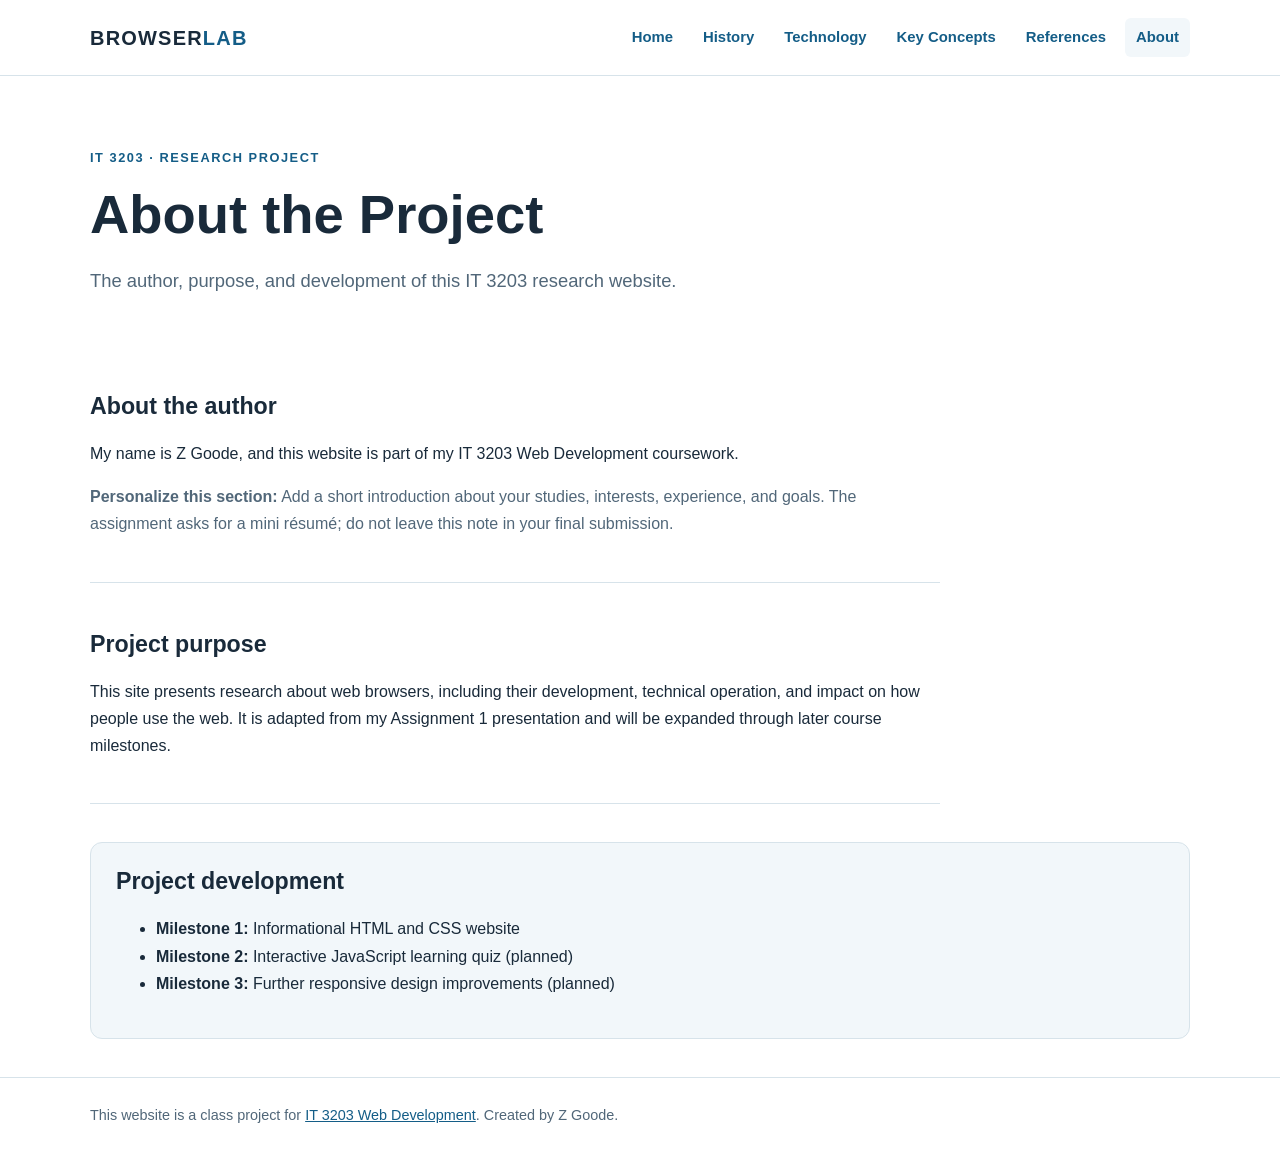
<file: about.html>
<!DOCTYPE html>
<html lang="en">
<head>
  <meta charset="UTF-8">
  <meta name="viewport" content="width=device-width, initial-scale=1">
  <meta name="description" content="Student research project exploring web browsers and their technology.">
  <title>About the Project | Web Browsers</title>
  <link rel="stylesheet" href="style.css">
</head>
<body>
  <!-- Shared header and navigation: keep links consistent across all six pages. -->
  <header class="site-header">
    <div class="container header-inner"><a class="brand" href="index.html">BROWSER<span>LAB</span></a>
    <nav aria-label="Main navigation">
      <a href="index.html">Home</a>
      <a href="history.html">History</a>
      <a href="technology.html">Technology</a>
      <a href="concepts.html">Key Concepts</a>
      <a href="references.html">References</a>
      <a href="about.html" aria-current="page">About</a>
    </nav></div>
  </header>
  <main class="container">
    <section class="page-intro"><p class="eyebrow">IT 3203 · Research Project</p><h1>About the Project</h1><p class="lead">The author, purpose, and development of this IT 3203 research website.</p></section>
    <section class="content-section"><h2>About the author</h2><p>My name is Z Goode, and this website is part of my IT 3203 Web Development coursework.</p><p class="note"><strong>Personalize this section:</strong> Add a short introduction about your studies, interests, experience, and goals. The assignment asks for a mini résumé; do not leave this note in your final submission.</p></section>
    <section class="content-section"><h2>Project purpose</h2><p>This site presents research about web browsers, including their development, technical operation, and impact on how people use the web. It is adapted from my Assignment 1 presentation and will be expanded through later course milestones.</p></section>
    <section class="panel"><h2>Project development</h2><ul><li><strong>Milestone 1:</strong> Informational HTML and CSS website</li><li><strong>Milestone 2:</strong> Interactive JavaScript learning quiz (planned)</li><li><strong>Milestone 3:</strong> Further responsive design improvements (planned)</li></ul></section>

  </main>
  <!-- Course attribution required by the assignment. -->
  <footer class="site-footer"><div class="container">This website is a class project for <a href="https://ksuweb.github.io/IT3203/">IT 3203 Web Development</a>. Created by Z Goode.</div></footer>
</body>
</html>
</file>
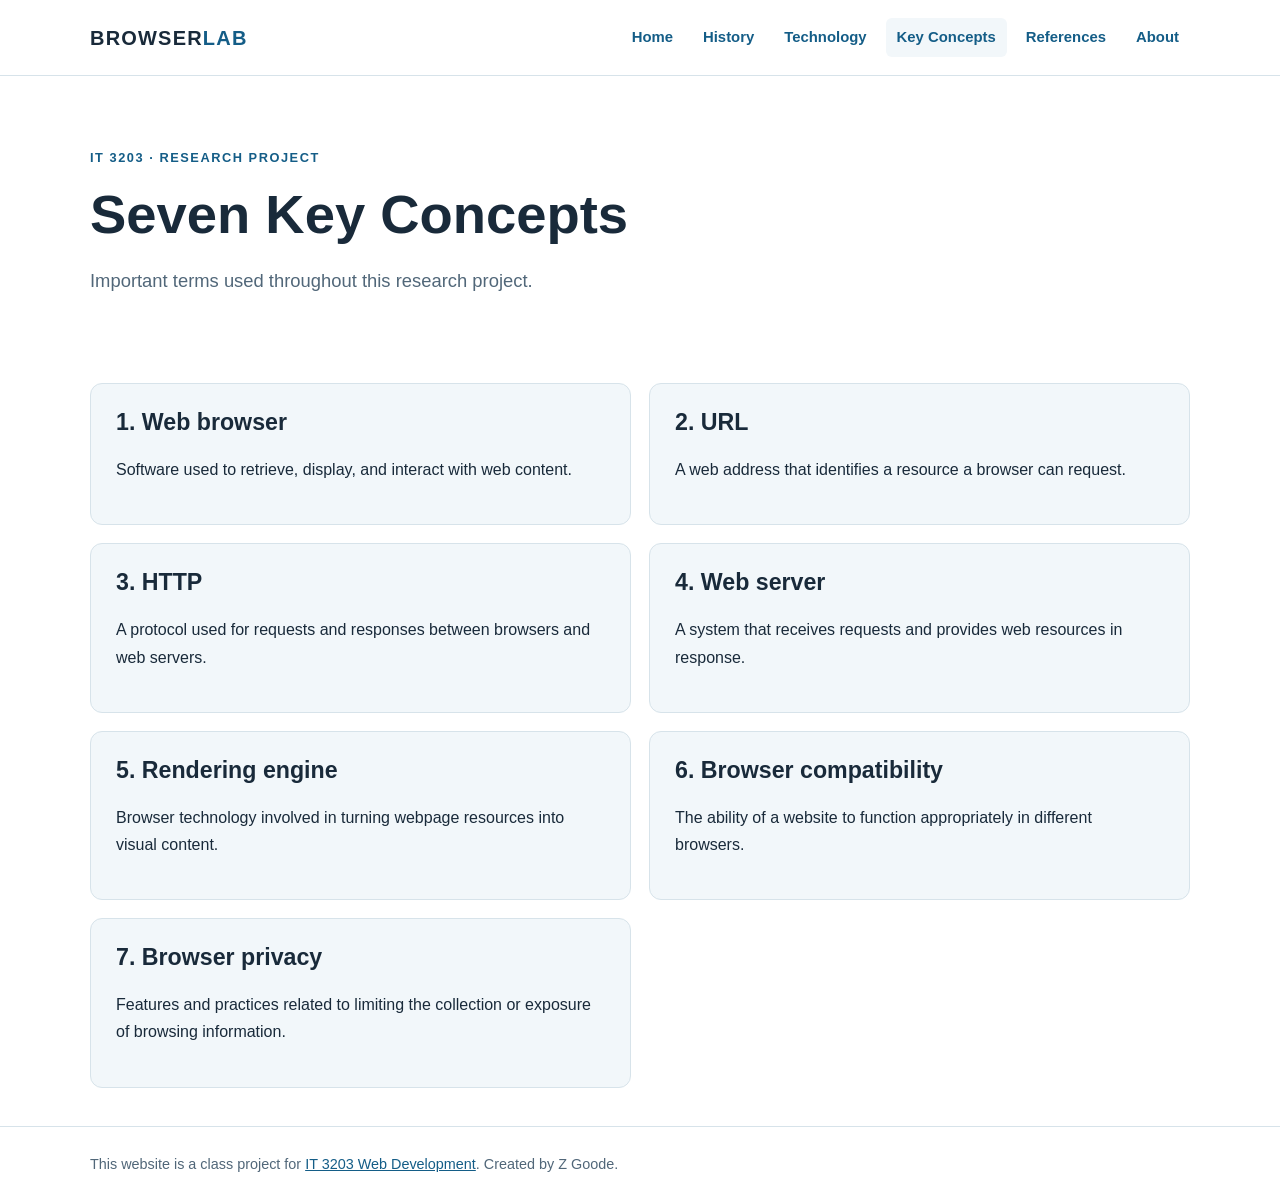
<file: concepts.html>
<!DOCTYPE html>
<html lang="en">
<head>
  <meta charset="UTF-8">
  <meta name="viewport" content="width=device-width, initial-scale=1">
  <meta name="description" content="Student research project exploring web browsers and their technology.">
  <title>Seven Key Concepts | Web Browsers</title>
  <link rel="stylesheet" href="style.css">
</head>
<body>
  <!-- Shared header and navigation: keep links consistent across all six pages. -->
  <header class="site-header">
    <div class="container header-inner"><a class="brand" href="index.html">BROWSER<span>LAB</span></a>
    <nav aria-label="Main navigation">
      <a href="index.html">Home</a>
      <a href="history.html">History</a>
      <a href="technology.html">Technology</a>
      <a href="concepts.html" aria-current="page">Key Concepts</a>
      <a href="references.html">References</a>
      <a href="about.html">About</a>
    </nav></div>
  </header>
  <main class="container">
    <section class="page-intro"><p class="eyebrow">IT 3203 · Research Project</p><h1>Seven Key Concepts</h1><p class="lead">Important terms used throughout this research project.</p></section>
    <section class="definition-grid">
      <article class="panel"><h2>1. Web browser</h2><p>Software used to retrieve, display, and interact with web content.</p></article>
      <article class="panel"><h2>2. URL</h2><p>A web address that identifies a resource a browser can request.</p></article>
      <article class="panel"><h2>3. HTTP</h2><p>A protocol used for requests and responses between browsers and web servers.</p></article>
      <article class="panel"><h2>4. Web server</h2><p>A system that receives requests and provides web resources in response.</p></article>
      <article class="panel"><h2>5. Rendering engine</h2><p>Browser technology involved in turning webpage resources into visual content.</p></article>
      <article class="panel"><h2>6. Browser compatibility</h2><p>The ability of a website to function appropriately in different browsers.</p></article>
      <article class="panel"><h2>7. Browser privacy</h2><p>Features and practices related to limiting the collection or exposure of browsing information.</p></article>
    </section>

  </main>
  <!-- Course attribution required by the assignment. -->
  <footer class="site-footer"><div class="container">This website is a class project for <a href="https://ksuweb.github.io/IT3203/">IT 3203 Web Development</a>. Created by Z Goode.</div></footer>
</body>
</html>
</file>
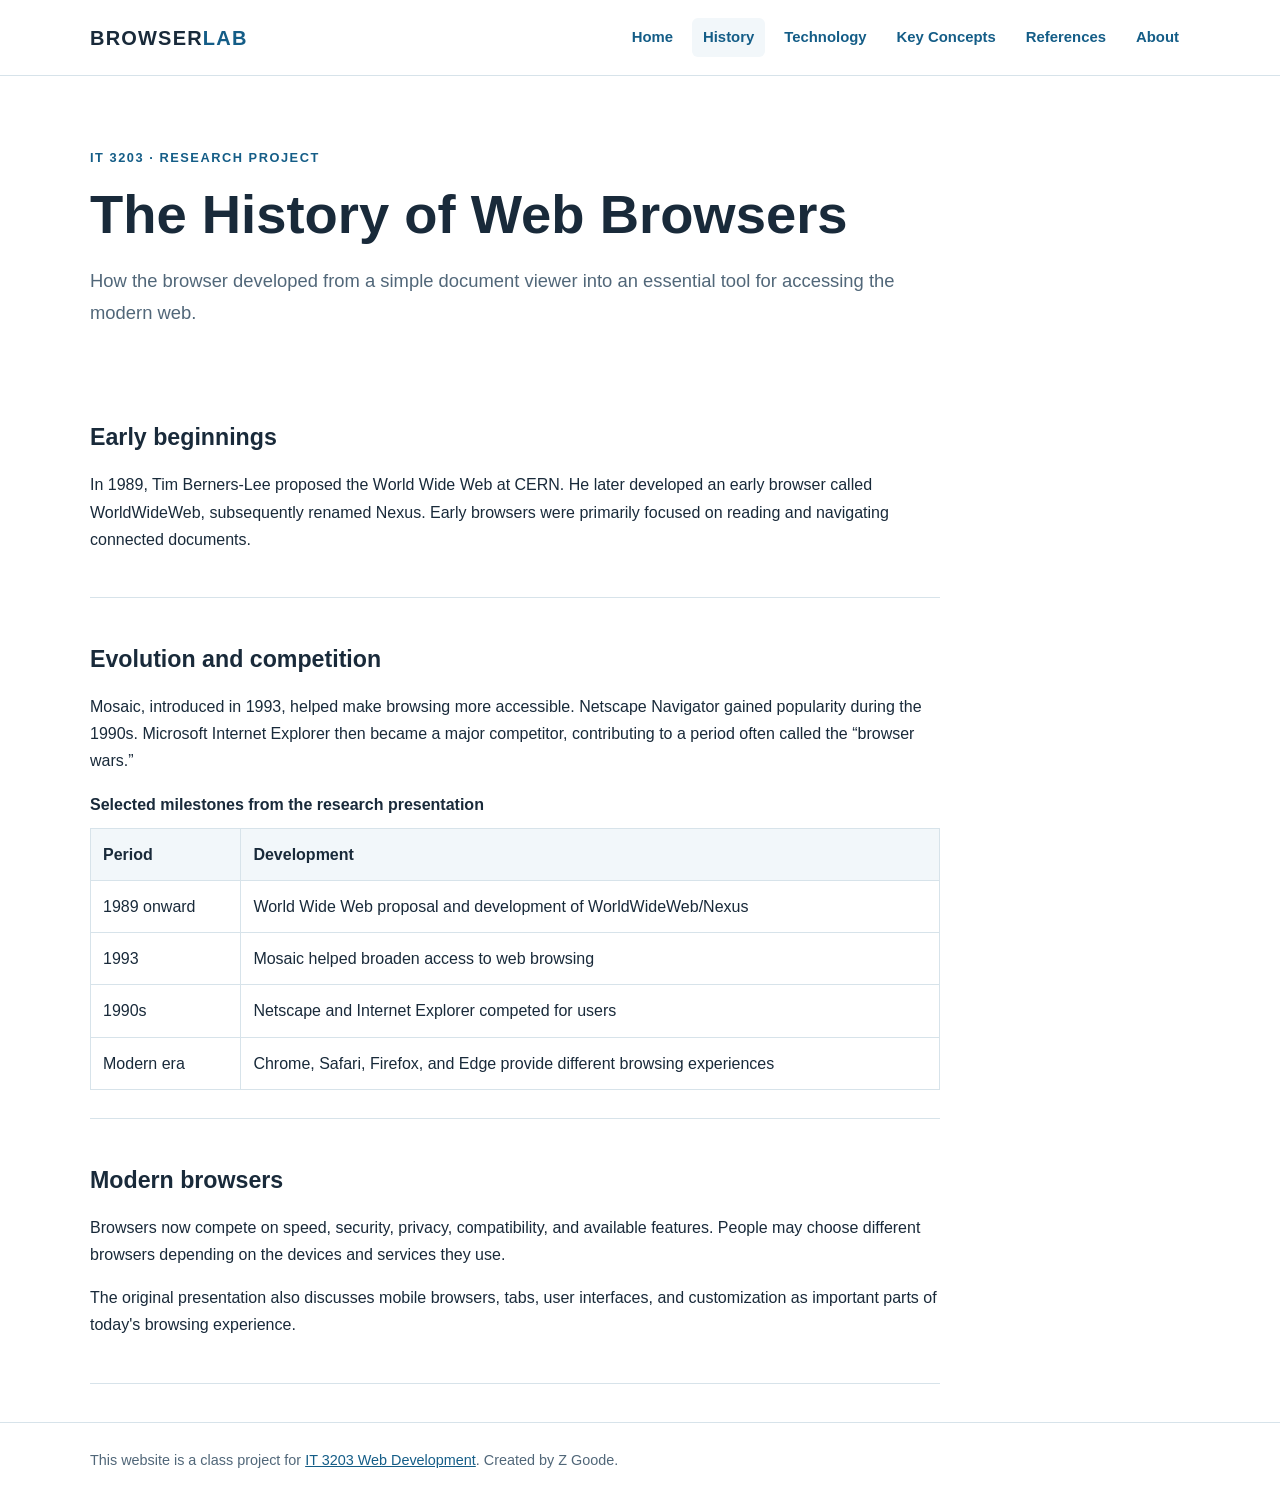
<file: history.html>
<!DOCTYPE html>
<html lang="en">
<head>
  <meta charset="UTF-8">
  <meta name="viewport" content="width=device-width, initial-scale=1">
  <meta name="description" content="Student research project exploring web browsers and their technology.">
  <title>The History of Web Browsers | Web Browsers</title>
  <link rel="stylesheet" href="style.css">
</head>
<body>
  <!-- Shared header and navigation: keep links consistent across all six pages. -->
  <header class="site-header">
    <div class="container header-inner"><a class="brand" href="index.html">BROWSER<span>LAB</span></a>
    <nav aria-label="Main navigation">
      <a href="index.html">Home</a>
      <a href="history.html" aria-current="page">History</a>
      <a href="technology.html">Technology</a>
      <a href="concepts.html">Key Concepts</a>
      <a href="references.html">References</a>
      <a href="about.html">About</a>
    </nav></div>
  </header>
  <main class="container">
    <section class="page-intro"><p class="eyebrow">IT 3203 · Research Project</p><h1>The History of Web Browsers</h1><p class="lead">How the browser developed from a simple document viewer into an essential tool for accessing the modern web.</p></section>
    <section class="content-section"><h2>Early beginnings</h2><p>In 1989, Tim Berners-Lee proposed the World Wide Web at CERN. He later developed an early browser called WorldWideWeb, subsequently renamed Nexus. Early browsers were primarily focused on reading and navigating connected documents.</p></section>
    <section class="content-section"><h2>Evolution and competition</h2><p>Mosaic, introduced in 1993, helped make browsing more accessible. Netscape Navigator gained popularity during the 1990s. Microsoft Internet Explorer then became a major competitor, contributing to a period often called the “browser wars.”</p>
    <table><caption>Selected milestones from the research presentation</caption><thead><tr><th scope="col">Period</th><th scope="col">Development</th></tr></thead><tbody><tr><td>1989 onward</td><td>World Wide Web proposal and development of WorldWideWeb/Nexus</td></tr><tr><td>1993</td><td>Mosaic helped broaden access to web browsing</td></tr><tr><td>1990s</td><td>Netscape and Internet Explorer competed for users</td></tr><tr><td>Modern era</td><td>Chrome, Safari, Firefox, and Edge provide different browsing experiences</td></tr></tbody></table></section>
    <section class="content-section"><h2>Modern browsers</h2><p>Browsers now compete on speed, security, privacy, compatibility, and available features. People may choose different browsers depending on the devices and services they use.</p><p>The original presentation also discusses mobile browsers, tabs, user interfaces, and customization as important parts of today's browsing experience.</p></section>

  </main>
  <!-- Course attribution required by the assignment. -->
  <footer class="site-footer"><div class="container">This website is a class project for <a href="https://ksuweb.github.io/IT3203/">IT 3203 Web Development</a>. Created by Z Goode.</div></footer>
</body>
</html>
</file>
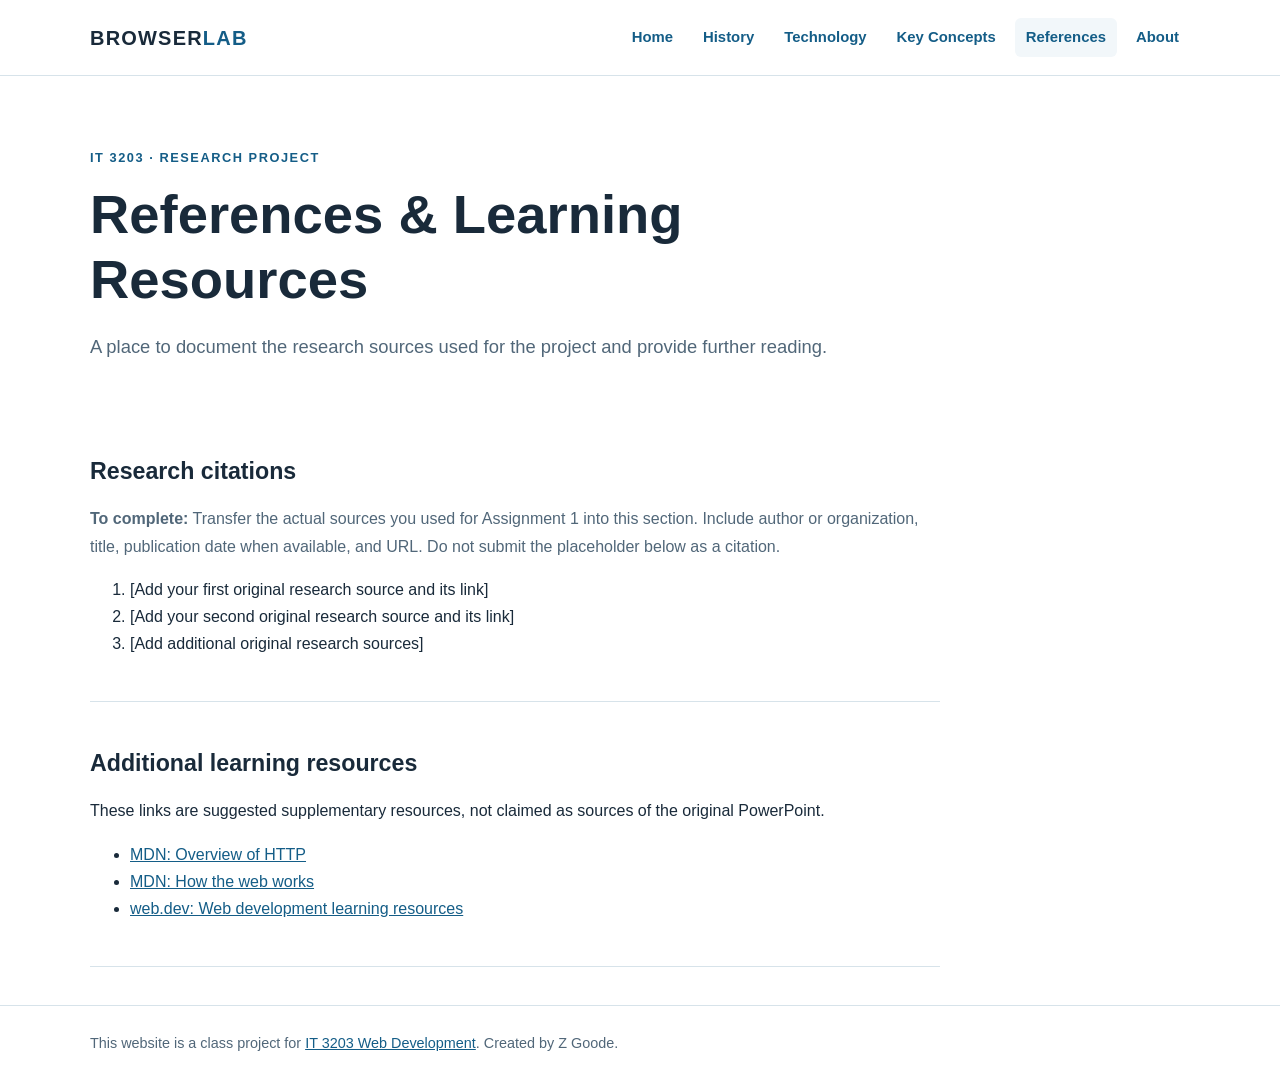
<file: references.html>
<!DOCTYPE html>
<html lang="en">
<head>
  <meta charset="UTF-8">
  <meta name="viewport" content="width=device-width, initial-scale=1">
  <meta name="description" content="Student research project exploring web browsers and their technology.">
  <title>References &amp; Learning Resources | Web Browsers</title>
  <link rel="stylesheet" href="style.css">
</head>
<body>
  <!-- Shared header and navigation: keep links consistent across all six pages. -->
  <header class="site-header">
    <div class="container header-inner"><a class="brand" href="index.html">BROWSER<span>LAB</span></a>
    <nav aria-label="Main navigation">
      <a href="index.html">Home</a>
      <a href="history.html">History</a>
      <a href="technology.html">Technology</a>
      <a href="concepts.html">Key Concepts</a>
      <a href="references.html" aria-current="page">References</a>
      <a href="about.html">About</a>
    </nav></div>
  </header>
  <main class="container">
    <section class="page-intro"><p class="eyebrow">IT 3203 · Research Project</p><h1>References &amp; Learning Resources</h1><p class="lead">A place to document the research sources used for the project and provide further reading.</p></section>
    <section class="content-section"><h2>Research citations</h2><p class="note"><strong>To complete:</strong> Transfer the actual sources you used for Assignment 1 into this section. Include author or organization, title, publication date when available, and URL. Do not submit the placeholder below as a citation.</p><ol><li>[Add your first original research source and its link]</li><li>[Add your second original research source and its link]</li><li>[Add additional original research sources]</li></ol></section>
    <section class="content-section"><h2>Additional learning resources</h2><p>These links are suggested supplementary resources, not claimed as sources of the original PowerPoint.</p><ul><li><a href="https://developer.mozilla.org/en-US/docs/Web/HTTP">MDN: Overview of HTTP</a></li><li><a href="https://developer.mozilla.org/en-US/docs/Learn_web_development/Getting_started/Web_standards/How_the_web_works">MDN: How the web works</a></li><li><a href="https://web.dev/learn/">web.dev: Web development learning resources</a></li></ul></section>

  </main>
  <!-- Course attribution required by the assignment. -->
  <footer class="site-footer"><div class="container">This website is a class project for <a href="https://ksuweb.github.io/IT3203/">IT 3203 Web Development</a>. Created by Z Goode.</div></footer>
</body>
</html>
</file>
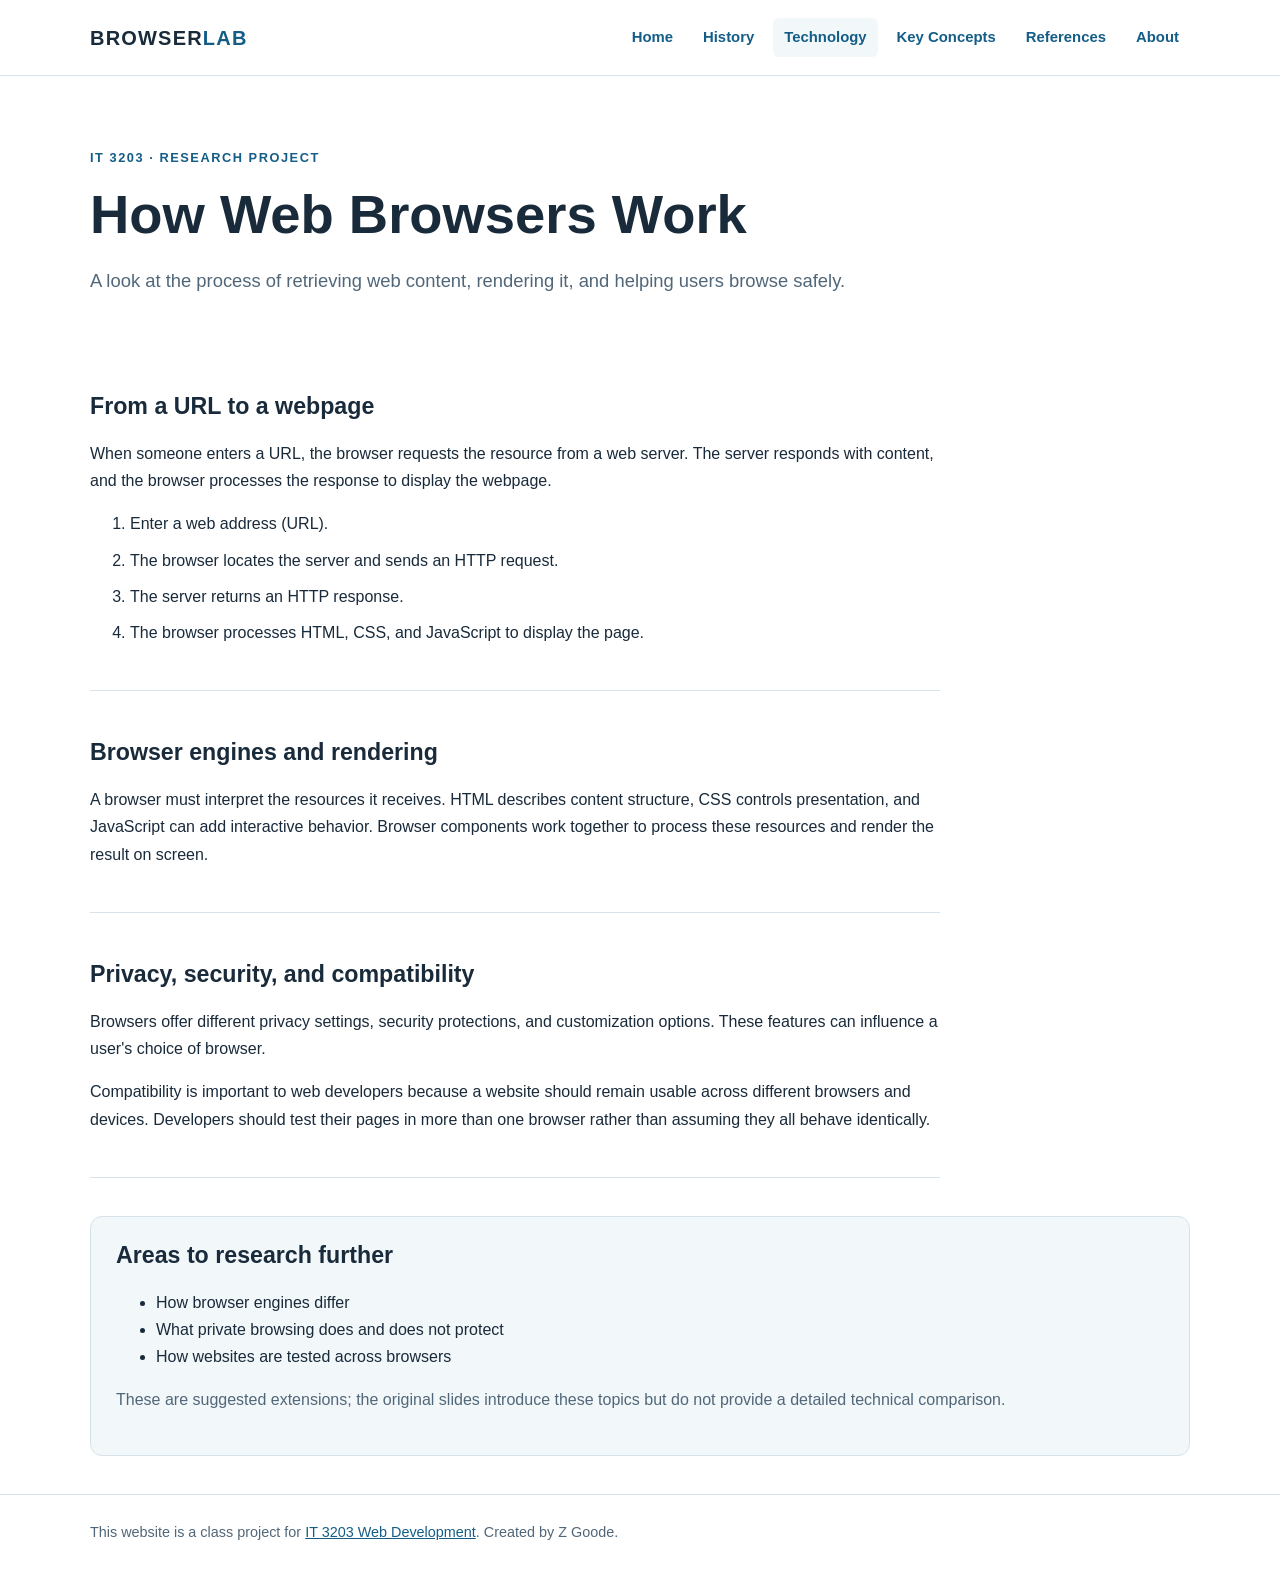
<file: technology.html>
<!DOCTYPE html>
<html lang="en">
<head>
  <meta charset="UTF-8">
  <meta name="viewport" content="width=device-width, initial-scale=1">
  <meta name="description" content="Student research project exploring web browsers and their technology.">
  <title>How Web Browsers Work | Web Browsers</title>
  <link rel="stylesheet" href="style.css">
</head>
<body>
  <!-- Shared header and navigation: keep links consistent across all six pages. -->
  <header class="site-header">
    <div class="container header-inner"><a class="brand" href="index.html">BROWSER<span>LAB</span></a>
    <nav aria-label="Main navigation">
      <a href="index.html">Home</a>
      <a href="history.html">History</a>
      <a href="technology.html" aria-current="page">Technology</a>
      <a href="concepts.html">Key Concepts</a>
      <a href="references.html">References</a>
      <a href="about.html">About</a>
    </nav></div>
  </header>
  <main class="container">
    <section class="page-intro"><p class="eyebrow">IT 3203 · Research Project</p><h1>How Web Browsers Work</h1><p class="lead">A look at the process of retrieving web content, rendering it, and helping users browse safely.</p></section>
    <section class="content-section"><h2>From a URL to a webpage</h2><p>When someone enters a URL, the browser requests the resource from a web server. The server responds with content, and the browser processes the response to display the webpage.</p><ol class="steps"><li>Enter a web address (URL).</li><li>The browser locates the server and sends an HTTP request.</li><li>The server returns an HTTP response.</li><li>The browser processes HTML, CSS, and JavaScript to display the page.</li></ol></section>
    <section class="content-section"><h2>Browser engines and rendering</h2><p>A browser must interpret the resources it receives. HTML describes content structure, CSS controls presentation, and JavaScript can add interactive behavior. Browser components work together to process these resources and render the result on screen.</p></section>
    <section class="content-section"><h2>Privacy, security, and compatibility</h2><p>Browsers offer different privacy settings, security protections, and customization options. These features can influence a user's choice of browser.</p><p>Compatibility is important to web developers because a website should remain usable across different browsers and devices. Developers should test their pages in more than one browser rather than assuming they all behave identically.</p></section>
    <section class="panel"><h2>Areas to research further</h2><ul><li>How browser engines differ</li><li>What private browsing does and does not protect</li><li>How websites are tested across browsers</li></ul><p class="note">These are suggested extensions; the original slides introduce these topics but do not provide a detailed technical comparison.</p></section>

  </main>
  <!-- Course attribution required by the assignment. -->
  <footer class="site-footer"><div class="container">This website is a class project for <a href="https://ksuweb.github.io/IT3203/">IT 3203 Web Development</a>. Created by Z Goode.</div></footer>
</body>
</html>
</file>
<file: style.css>
/* One shared stylesheet for all six pages. */
:root { --ink:#192a3a; --blue:#145d87; --light:#f2f7fa; --line:#d7e3ea; --muted:#516779; }
* { box-sizing:border-box; }
body { margin:0; color:var(--ink); background:#fff; font:16px/1.7 Arial, Helvetica, sans-serif; }
.container { width:min(1100px, calc(100% - 40px)); margin-inline:auto; }
a { color:var(--blue); }
a:hover, a:focus-visible { color:#0b3e5d; text-decoration:underline; }
.site-header { border-bottom:1px solid var(--line); background:#fff; }
.header-inner { display:flex; justify-content:space-between; align-items:center; gap:20px; padding:18px 0; flex-wrap:wrap; }
.brand { font-size:1.25rem; font-weight:800; letter-spacing:.06em; color:var(--ink); text-decoration:none; }
.brand span { color:var(--blue); }
nav { display:flex; flex-wrap:wrap; gap:8px; }
nav a { padding:7px 11px; text-decoration:none; border-radius:6px; font-weight:600; font-size:.93rem; }
nav a:hover, nav a[aria-current="page"] { background:var(--light); color:var(--blue); }
.page-intro { padding:58px 0 30px; max-width:820px; }
.eyebrow { text-transform:uppercase; letter-spacing:.12em; color:var(--blue); font-weight:700; font-size:.8rem; }
h1,h2,h3 { line-height:1.2; }
h1 { font-size:clamp(2.1rem,4.5vw,3.4rem); margin:12px 0 16px; }
h2 { font-size:1.45rem; margin-top:0; }
h3 { margin-bottom:6px; }
.lead { font-size:1.15rem; color:var(--muted); }
main > section { margin-bottom:38px; }
.hero-grid { display:grid; grid-template-columns:1.2fr 1fr; gap:20px; align-items:stretch; }
.panel, .topic-card, .diagram { background:var(--light); border:1px solid var(--line); border-radius:12px; padding:25px; }
.diagram { margin:0; display:flex; flex-direction:column; justify-content:center; }
.diagram img { width:100%; height:auto; }
figcaption { font-size:.82rem; color:var(--muted); text-align:center; }
.card-grid { display:grid; grid-template-columns:repeat(3,1fr); gap:18px; }
.topic-card { display:block; color:var(--ink); text-decoration:none; background:#fff; transition:transform .15s, border-color .15s; }
.topic-card:hover { transform:translateY(-3px); border-color:var(--blue); text-decoration:none; }
.number, .more { color:var(--blue); font-weight:700; }
.content-section { max-width:850px; border-bottom:1px solid var(--line); padding:10px 0 28px; }
.definition-grid { display:grid; grid-template-columns:repeat(2,1fr); gap:18px; }
.two-col-list { columns:2; }
.steps li { margin-bottom:9px; }
table { border-collapse:collapse; width:100%; margin-top:16px; }
caption { text-align:left; font-weight:bold; margin-bottom:10px; }
th,td { border:1px solid var(--line); text-align:left; padding:12px; vertical-align:top; }
th { background:var(--light); }
.note { color:var(--muted); }
.site-footer { border-top:1px solid var(--line); padding:25px 0; color:var(--muted); font-size:.9rem; }
/* Flexible layout for narrow screens; later milestones can refine responsiveness. */
@media(max-width:760px) { .hero-grid,.card-grid,.definition-grid { grid-template-columns:1fr; } .page-intro { padding-top:35px; } .two-col-list { columns:1; } }
</file>
